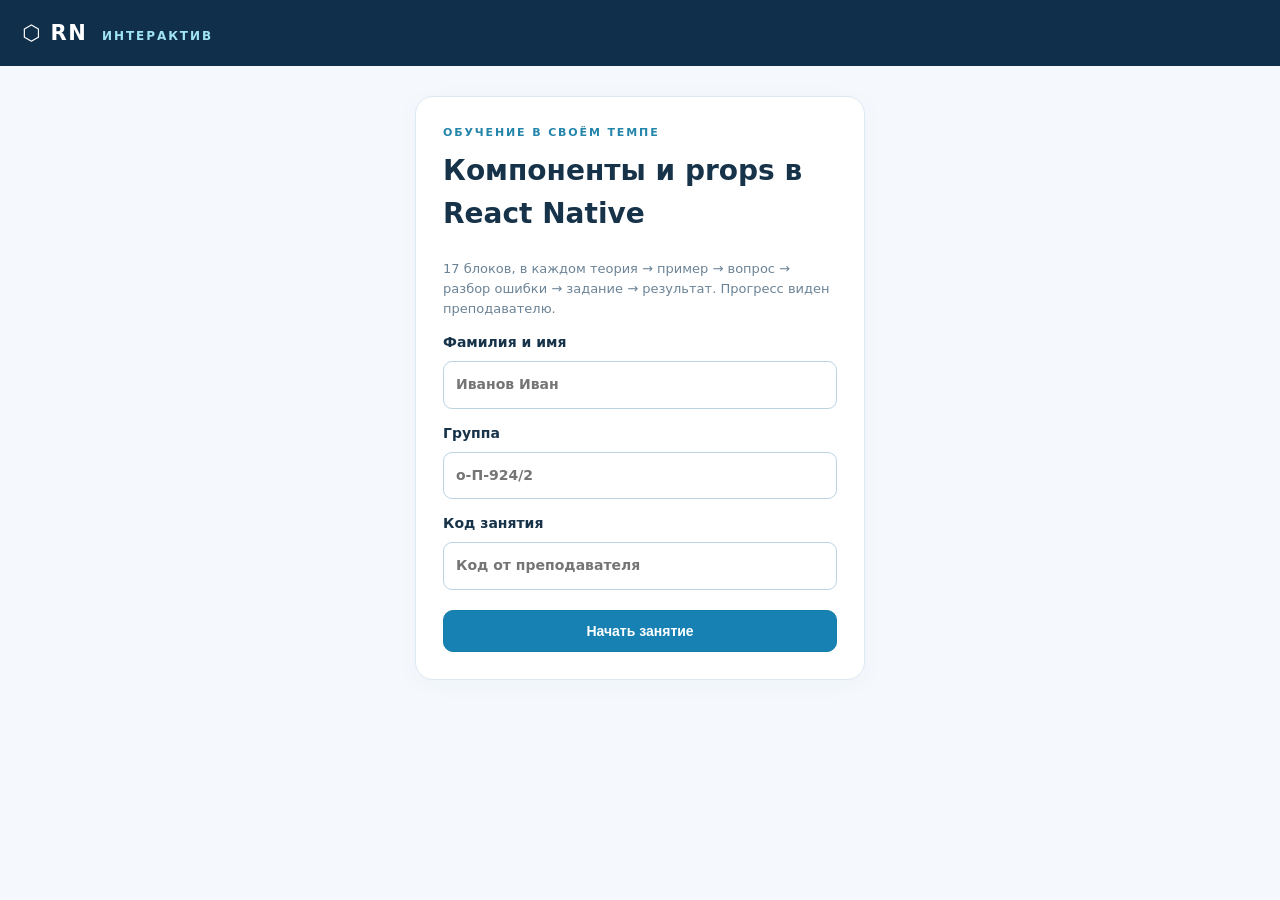
<file: public/index.html>
<!doctype html><html lang="ru"><head><meta charset="utf-8"><meta name="viewport" content="width=device-width, initial-scale=1"><title>React Native — интерактивный курс</title><link rel="stylesheet" href="styles.css"></head><body><header class="top"><div class="brand">⬡ RN <span>ИНТЕРАКТИВ</span></div><div class="topright"><span id="identity"></span></div></header><div id="app"></div><script src="content.js"></script><script src="student.js"></script></body></html>
</file>
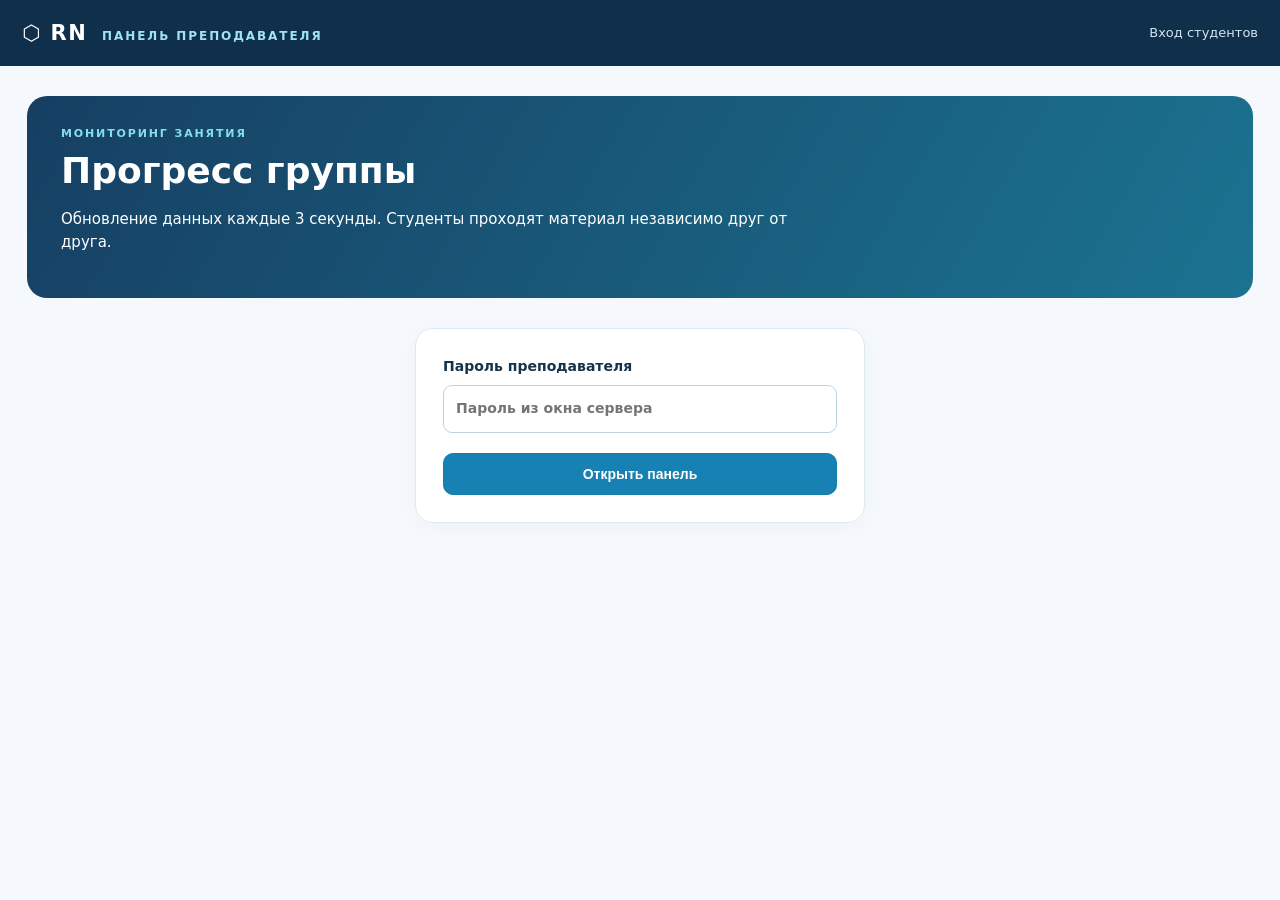
<file: public/teacher.html>
<!doctype html><html lang="ru"><head><meta charset="utf-8"><meta name="viewport" content="width=device-width, initial-scale=1"><title>Панель преподавателя — React Native</title><link rel="stylesheet" href="styles.css"></head><body><header class="top"><div class="brand">⬡ RN <span>ПАНЕЛЬ ПРЕПОДАВАТЕЛЯ</span></div><a class="minor" href="/">Вход студентов</a></header><main class="teacher" id="teacher"><section class="hero"><p class="eyebrow">МОНИТОРИНГ ЗАНЯТИЯ</p><h1>Прогресс группы</h1><p>Обновление данных каждые 3 секунды. Студенты проходят материал независимо друг от друга.</p></section><form id="teacherLogin" class="login card"><label>Пароль преподавателя<input id="teacherKey" type="password" placeholder="Пароль из окна сервера" required></label><button>Открыть панель</button></form><div id="panel" hidden><div id="metrics" class="metrics"></div><div class="toolbar"><label>Группа <select id="groupFilter"><option value="">Все группы</option></select></label><label>Поиск <input id="search" placeholder="Фамилия или имя"></label><button class="outline" id="csv">Экспорт CSV</button></div><div class="tablewrap"><table><thead><tr><th>Студент</th><th>Группа</th><th>Изучено блоков</th><th>Этапов</th><th>Ошибок</th><th>Попыток</th><th>Статус</th><th>Активность</th></tr></thead><tbody id="rows"></tbody></table></div><p class="subnote">«Блок изучен» — выполнены все 6 этапов, включая правильный ответ и самостоятельное задание. Ошибки считаются по неверным попыткам в тестах и заданиях. Преподаватель получает отметку о завершении всего курса.</p></div></main><script src="content.js"></script><script src="teacher.js"></script></body></html>
</file>
<file: public/styles.css>
:root{font-family:Inter,system-ui,-apple-system,'Segoe UI',Arial,sans-serif;color:#17334a;background:#f5f9fd;font-size:15px;line-height:1.55}*{box-sizing:border-box}body{margin:0}.top{height:66px;padding:0 max(22px,calc((100% - 1250px)/2));background:#102f4b;color:white;display:flex;justify-content:space-between;align-items:center;gap:15px}.brand{font-weight:850;letter-spacing:.07em;font-size:21px}.brand span{font-size:12px;font-weight:700;letter-spacing:.16em;color:#9fe3f4;margin-left:6px}.topright{display:flex;align-items:center;gap:18px}.minor{color:#d3e6f2;font-size:13px;text-decoration:none}.layout{max-width:1260px;margin:0 auto;display:grid;grid-template-columns:290px minmax(0,1fr);gap:26px;padding:30px 22px}.sidebar{background:white;border:1px solid #d9e7f2;border-radius:19px;padding:21px;align-self:start;position:sticky;top:20px;max-height:calc(100vh - 40px);overflow:auto}.eyebrow{color:#2485aa;font-size:11px;font-weight:850;letter-spacing:.17em;margin:0 0 8px}.sidebar h2{font-size:20px;margin:0 0 8px}.muted,.subnote{color:#6b8396;font-size:13px}.progressline{height:9px;background:#e6f0f8;border-radius:15px;overflow:hidden;margin:15px 0}.progressline>span{background:linear-gradient(90deg,#2b95db,#1cb9b0);height:100%;display:block;transition:width .25s}.navlist{display:grid;gap:4px;margin-top:18px}.navitem{text-align:left;border:0;background:none;border-radius:11px;padding:10px 11px;color:#32536a;cursor:pointer;font-size:13px;display:flex;align-items:center;gap:10px}.navitem.current{background:#e8f5fc;color:#086599;font-weight:750}.navitem.done{color:#07866b}.navnum{flex:none;width:24px;height:24px;border-radius:50%;background:#eaf0f5;text-align:center;line-height:24px;font-size:11px}.navitem.current .navnum{background:#b9e2f6}.content{min-width:0}.hero{background:linear-gradient(120deg,#163f62,#1b7391);color:white;border-radius:20px;padding:29px 34px;margin-bottom:24px}.hero .eyebrow{color:#85deeb}.hero h1{font-size:clamp(23px,3vw,36px);line-height:1.19;margin:0 0 12px}.hero p{max-width:760px}.card{background:#fff;border:1px solid #dce9f2;border-radius:18px;padding:27px;margin-bottom:20px;box-shadow:0 4px 24px #10365108}.stage{display:flex;gap:7px;flex-wrap:wrap;margin-bottom:20px}.stage span{padding:7px 11px;border-radius:30px;background:#e8edf3;color:#6d8190;font-size:12px}.stage .active{background:#d7effe;color:#116b9d;font-weight:800}.stage .done{background:#dcf5eb;color:#087756}.stephead{display:flex;align-items:center;gap:12px;margin:0 0 15px}.stephead b{width:38px;height:38px;border-radius:10px;background:#e4f4fc;color:#096d9d;display:grid;place-items:center}.stephead h2{font-size:24px;line-height:1.25;margin:0}.theory p{margin:12px 0}.theory strong{color:#0d678d}.theory ul{padding-left:24px}.codebox{position:relative;background:#112b43;color:#c6e8f7;padding:21px;border-radius:13px;white-space:pre-wrap;overflow-x:auto;font-size:13px;line-height:1.65;tab-size:2;margin:16px 0;font-family:ui-monospace,SFMono-Regular,Consolas,monospace}.pill{background:#ecf8fb;color:#0b7793;padding:5px 9px;font-size:11px;font-weight:850;border-radius:7px;display:inline-block}.question{font-size:18px;font-weight:750;margin:12px 0 17px}.options{display:grid;gap:9px}.option{border:1px solid #cadfea;border-radius:11px;padding:13px 15px;display:flex;align-items:flex-start;gap:10px;cursor:pointer;background:white}.option:hover{border-color:#4ab2d2}.option input{margin-top:4px}.buttonrow{display:flex;justify-content:space-between;align-items:center;gap:10px;margin-top:25px;flex-wrap:wrap}button{cursor:pointer;border:1px solid #137fa9;background:#1681b2;color:white;padding:12px 19px;font-weight:750;border-radius:10px;font-size:14px}button:hover{filter:brightness(.94)}button:disabled{opacity:.5;cursor:not-allowed}.outline{background:white;color:#147baa;border-color:#afd6e8}.notice{border-radius:11px;padding:13px 15px;margin:15px 0;background:#fff3e6;border:1px solid #f7d2a1;color:#8a4d12}.notice.success{background:#e7f8ef;border-color:#b9e7ca;color:#166c4c}.mistake{border-left:4px solid #eaa65b;background:#fff9f0;padding:16px 21px;border-radius:0 10px 10px 0;margin:13px 0}.taskarea{width:100%;min-height:160px;resize:vertical;border:1px solid #bdd5e2;background:#f8fbfd;border-radius:11px;padding:15px;font:13px/1.65 ui-monospace,monospace;color:#143950}.resultstat{display:grid;grid-template-columns:repeat(3,1fr);gap:10px}.stat{padding:14px;background:#f1f8fc;border-radius:12px}.stat strong{display:block;font-size:25px;color:#0b729d}.stat small{color:#688091}.login{max-width:450px;margin:30px auto}.login h1{margin-top:0;font-size:28px}label{font-weight:650;font-size:14px;display:grid;gap:7px}input,select{border:1px solid #bcd4e2;border-radius:9px;padding:12px;background:white;font:inherit;width:100%;color:#193a52}label+label{margin-top:14px}.login button{width:100%;margin-top:20px}.teacher{max-width:1270px;margin:30px auto;padding:0 22px}.teacher .hero{margin-bottom:20px}.metrics{display:grid;grid-template-columns:repeat(4,1fr);gap:12px;margin-bottom:20px}.metric{background:white;border:1px solid #dce9f2;border-radius:14px;padding:18px}.metric strong{font-size:30px;display:block;color:#106c95}.metric span{color:#637f91;font-size:13px}.toolbar{display:flex;align-items:end;gap:12px;flex-wrap:wrap;margin-bottom:15px}.toolbar label{min-width:190px}.toolbar #search{max-width:320px}.tablewrap{background:white;border:1px solid #dce9f2;border-radius:14px;overflow-x:auto}table{border-collapse:collapse;width:100%;min-width:870px}th,td{text-align:left;border-bottom:1px solid #e7eff5;padding:12px 13px;font-size:13px}th{background:#eef6fa;color:#3d667c;white-space:nowrap}tr:last-child td{border-bottom:0}.status{display:inline-block;padding:4px 9px;border-radius:20px;font-size:11px;background:#e4edf5;color:#57738b}.status.finished{background:#d6f5e5;color:#087449}.status.active{background:#e3f3fc;color:#1577a2}.mini{height:7px;background:#eaf0f5;border-radius:9px;width:100px;overflow:hidden;margin-top:5px}.mini span{height:100%;display:block;background:#20a5ba}.center{text-align:center}.completed{background:linear-gradient(120deg,#e3f9f0,#e6f3fe);border-radius:17px;padding:22px}.completebadge{font-size:50px}.empty{padding:30px;text-align:center;color:#7390a0}@media(max-width:850px){.layout{grid-template-columns:1fr;padding:15px}.sidebar{position:static;max-height:none}.navlist{display:flex;overflow:auto;gap:6px}.navitem{min-width:160px}.hero{padding:22px}.card{padding:20px}.metrics{grid-template-columns:repeat(2,1fr)}.resultstat{grid-template-columns:1fr 1fr}}@media(max-width:480px){.brand span{display:none}.top{padding:0 16px}.metrics{grid-template-columns:1fr 1fr}.card{padding:16px}.stephead h2{font-size:20px}}
</file>
